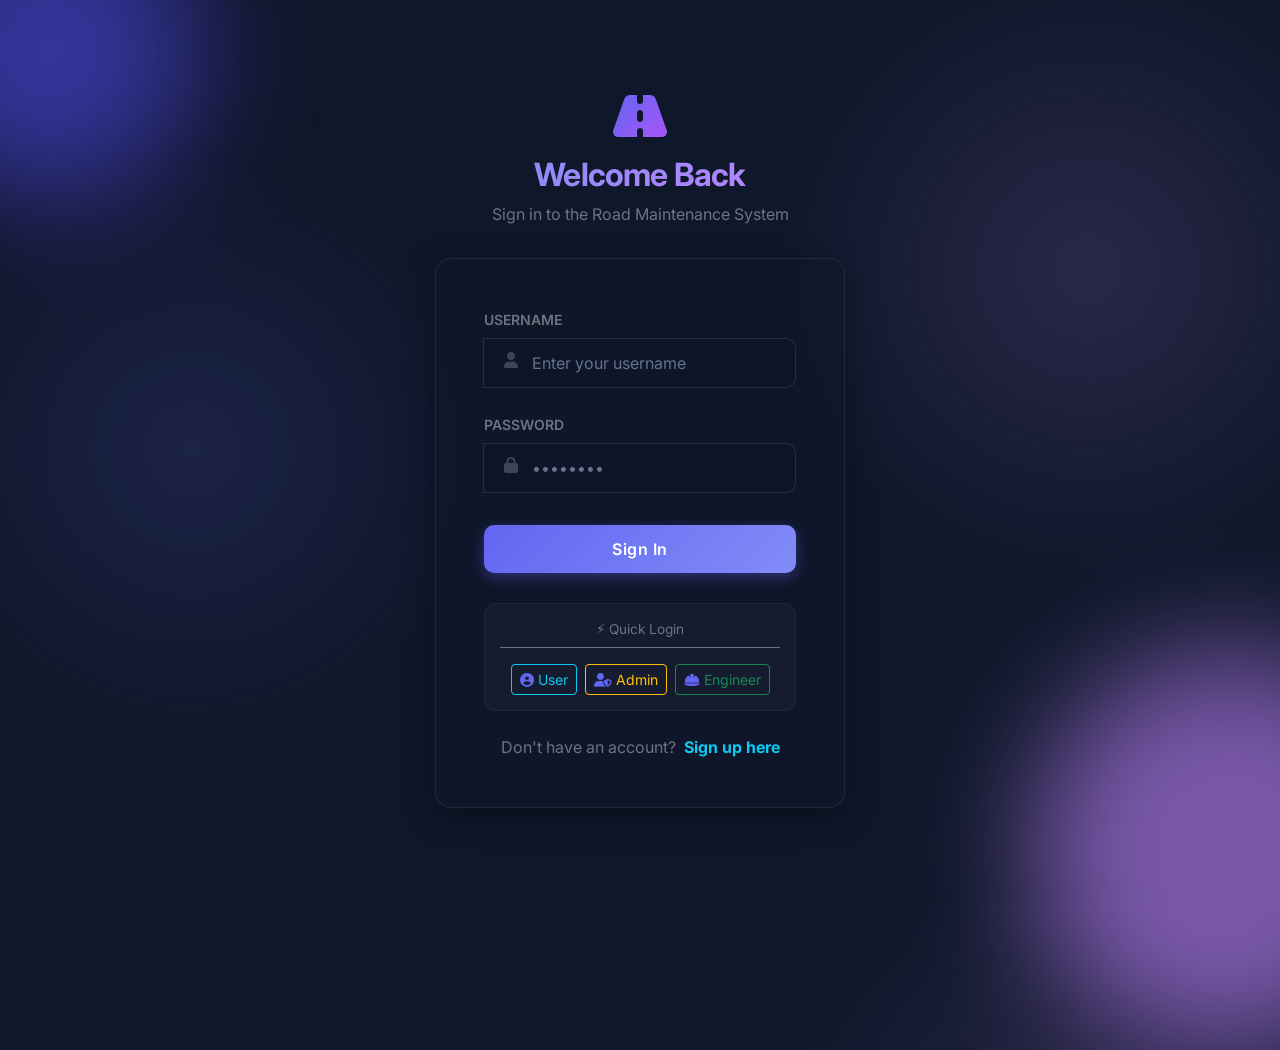
<file: frontend/index.html>
<!DOCTYPE html>
<html lang="en">
<head>
    <meta charset="UTF-8">
    <meta name="viewport" content="width=device-width, initial-scale=1.0">
    <title>Road Maintenance System - Login</title>
    <link href="https://cdn.jsdelivr.net/npm/bootstrap@5.1.3/dist/css/bootstrap.min.css" rel="stylesheet">
    <link rel="stylesheet" href="https://cdnjs.cloudflare.com/ajax/libs/font-awesome/6.0.0/css/all.min.css">
    <link href="https://fonts.googleapis.com/css2?family=Inter:wght@300;400;500;600;700&display=swap" rel="stylesheet">
    <link rel="stylesheet" href="css/premium.css">
    <style>
        body {
            background: #0f172a;
            background-image: 
                radial-gradient(circle at 15% 50%, rgba(99, 102, 241, 0.15), transparent 25%),
                radial-gradient(circle at 85% 30%, rgba(192, 132, 252, 0.15), transparent 25%);
            display: flex;
            align-items: center;
            justify-content: center;
            min-height: 100vh;
            overflow: hidden;
        }

        .auth-container {
            width: 100%;
            max-width: 450px;
            padding: 20px;
            z-index: 2;
        }

        .auth-header {
            text-align: center;
            margin-bottom: 2rem;
        }

        .auth-header i {
            font-size: 3rem;
            background: linear-gradient(135deg, #6366f1 0%, #a855f7 100%);
            -webkit-background-clip: text;
            -webkit-text-fill-color: transparent;
            margin-bottom: 1rem;
        }

        /* Abstract shapes */
        .shape {
            position: absolute;
            filter: blur(60px);
            z-index: 1;
            opacity: 0.6;
        }
        .shape-1 {
            width: 300px; height: 300px;
            background: #4f46e5;
            top: -100px; left: -100px;
            border-radius: 50%;
            animation: float 10s infinite ease-in-out alternate;
        }
        .shape-2 {
            width: 400px; height: 400px;
            background: #c084fc;
            bottom: -150px; right: -150px;
            border-radius: 50%;
            animation: float 15s infinite ease-in-out alternate-reverse;
        }

        @keyframes float {
            0% { transform: translate(0, 0) rotate(0deg); }
            100% { transform: translate(50px, 50px) rotate(20deg); }
        }

        .credentials-card {
            background: rgba(255,255,255,0.03);
            border: 1px solid rgba(255,255,255,0.05);
            border-radius: 12px;
            padding: 15px;
            margin-top: 30px;
            font-size: 0.85rem;
        }
        
        .credentials-card span {
            display: inline-block;
            margin-right: 15px;
        }
        
        .credentials-card i {
            color: var(--primary-color);
            margin-right: 5px;
        }
    </style>
</head>
<body>
    <div class="shape shape-1"></div>
    <div class="shape shape-2"></div>

    <div class="auth-container animate-fade-in-up">
        <div class="auth-header">
            <i class="fas fa-road"></i>
            <h2 class="gradient-text">Welcome Back</h2>
            <p class="text-secondary">Sign in to the Road Maintenance System</p>
        </div>

        <div class="glass-panel p-4 p-md-5">
            <form id="landingLoginForm">
                <div class="mb-4">
                    <label class="form-label text-secondary fw-semibold small text-uppercase tracking-wider">Username</label>
                    <div class="input-group">
                        <span class="input-group-text bg-transparent border-0 text-secondary position-absolute ms-2 mt-2 z-index-10"><i class="fas fa-user"></i></span>
                        <input type="text" class="form-control premium-input ps-5" id="loginUsername" placeholder="Enter your username" required>
                    </div>
                </div>
                
                <div class="mb-4">
                    <label class="form-label text-secondary fw-semibold small text-uppercase tracking-wider">Password</label>
                    <div class="input-group">
                        <span class="input-group-text bg-transparent border-0 text-secondary position-absolute ms-2 mt-2 z-index-10"><i class="fas fa-lock"></i></span>
                        <input type="password" class="form-control premium-input ps-5" id="loginPassword" placeholder="••••••••" required>
                    </div>
                </div>
                
                <button type="submit" class="btn btn-premium w-100 mt-2" id="loginBtn">
                    Sign In
                </button>
            </form>
            
            <div class="credentials-card animate-fade-in-up delay-200 text-secondary">
                <div class="mb-2 text-center border-bottom border-secondary pb-2">⚡ Quick Login</div>
                <div class="d-flex justify-content-center flex-wrap gap-2 mt-3">
                    <button type="button" class="btn btn-sm btn-outline-info" onclick="quickLogin('user', 'user123')"><i class="fas fa-user-circle me-1"></i>User</button>
                    <button type="button" class="btn btn-sm btn-outline-warning" onclick="quickLogin('admin', 'admin123')"><i class="fas fa-user-shield me-1"></i>Admin</button>
                    <button type="button" class="btn btn-sm btn-outline-success" onclick="quickLogin('engineer', 'engineer123')"><i class="fas fa-hard-hat me-1"></i>Engineer</button>
                </div>
            </div>
            
            <div class="text-center mt-4 text-secondary">
                Don't have an account? <a href="/register.html" class="text-info text-decoration-none ms-1 fw-bold">Sign up here</a>
            </div>
        </div>
    </div>

    <!-- Toast Container -->
    <div class="toast-container position-fixed bottom-0 end-0 p-3" style="z-index: 1055;"></div>

    <script src="https://cdn.jsdelivr.net/npm/bootstrap@5.1.3/dist/js/bootstrap.bundle.min.js"></script>
    <script src="js/api.js"></script>
    <script>
        document.addEventListener('DOMContentLoaded', function() {
            // Redirect if already logged in
            const token = sessionStorage.getItem('access_token');
            if (token) {
                window.location.href = '/map-view.html';
            }
        });

        function quickLogin(username, password) {
            document.getElementById('loginUsername').value = username;
            document.getElementById('loginPassword').value = password;
            document.getElementById('loginBtn').click();
        }

        // Handle Login
        document.getElementById('landingLoginForm').addEventListener('submit', async (e) => {
            e.preventDefault();
            const btn = document.getElementById('loginBtn');
            const originalText = btn.innerHTML;
            btn.innerHTML = '<i class="fas fa-circle-notch fa-spin"></i> Authenticating...';
            btn.disabled = true;

            try {
                const data = await api.login(
                    document.getElementById('loginUsername').value,
                    document.getElementById('loginPassword').value
                );
                sessionStorage.setItem('access_token', data.access_token);
                sessionStorage.setItem('user', JSON.stringify(data.user));
                
                // Add success animation before redirect
                btn.innerHTML = '<i class="fas fa-check"></i> Success';
                btn.classList.add('bg-success');
                
                setTimeout(() => {
                    window.location.href = '/map-view.html';
                }, 500);
            } catch (error) {
                btn.innerHTML = originalText;
                btn.disabled = false;
                // Toast is handled by api.js
            }
        });
    </script>
</body>
</html>
</file>
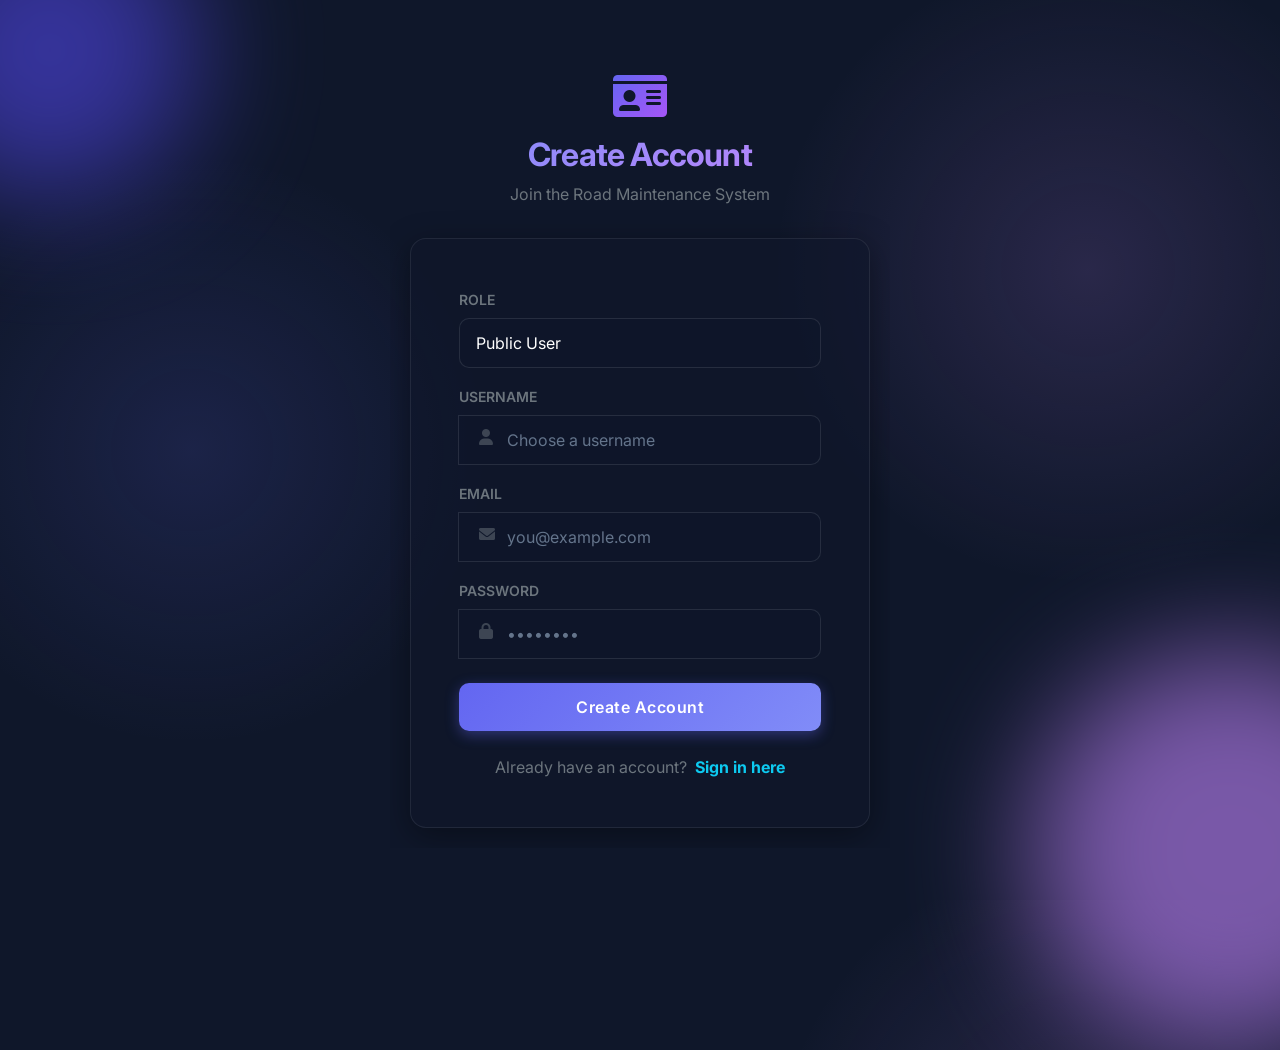
<file: frontend/register.html>
<!DOCTYPE html>
<html lang="en">
<head>
    <meta charset="UTF-8">
    <meta name="viewport" content="width=device-width, initial-scale=1.0">
    <title>Road Maintenance System - Register</title>
    <link href="https://cdn.jsdelivr.net/npm/bootstrap@5.1.3/dist/css/bootstrap.min.css" rel="stylesheet">
    <link rel="stylesheet" href="https://cdnjs.cloudflare.com/ajax/libs/font-awesome/6.0.0/css/all.min.css">
    <link href="https://fonts.googleapis.com/css2?family=Inter:wght@300;400;500;600;700&display=swap" rel="stylesheet">
    <link rel="stylesheet" href="css/premium.css">
    <style>
        body {
            background: #0f172a;
            background-image: 
                radial-gradient(circle at 15% 50%, rgba(99, 102, 241, 0.15), transparent 25%),
                radial-gradient(circle at 85% 30%, rgba(192, 132, 252, 0.15), transparent 25%);
            display: flex;
            align-items: center;
            justify-content: center;
            min-height: 100vh;
            overflow: hidden;
            padding: 2rem 0;
        }

        .auth-container {
            width: 100%;
            max-width: 500px;
            padding: 20px;
            z-index: 2;
        }

        .auth-header {
            text-align: center;
            margin-bottom: 2rem;
        }

        .auth-header i {
            font-size: 3rem;
            background: linear-gradient(135deg, #6366f1 0%, #a855f7 100%);
            -webkit-background-clip: text;
            -webkit-text-fill-color: transparent;
            margin-bottom: 1rem;
        }

        .shape {
            position: absolute;
            filter: blur(60px);
            z-index: 1;
            opacity: 0.6;
        }
        .shape-1 {
            width: 300px; height: 300px;
            background: #4f46e5;
            top: -100px; left: -100px;
            border-radius: 50%;
            animation: float 10s infinite ease-in-out alternate;
        }
        .shape-2 {
            width: 400px; height: 400px;
            background: #c084fc;
            bottom: -150px; right: -150px;
            border-radius: 50%;
            animation: float 15s infinite ease-in-out alternate-reverse;
        }

        @keyframes float {
            0% { transform: translate(0, 0) rotate(0deg); }
            100% { transform: translate(50px, 50px) rotate(20deg); }
        }

        #engineer-fields {
            display: none;
            animation: fadeIn 0.4s ease-out;
            background: rgba(30,41,59,0.5);
            border-radius: 12px;
            border: 1px dashed rgba(99,102,241,0.4);
            padding: 15px;
            margin-top: 15px;
        }
        
        @keyframes fadeIn {
            from { opacity: 0; transform: translateY(-10px); }
            to { opacity: 1; transform: translateY(0); }
        }
        
        .info-box {
            background: rgba(245,158,11,0.1);
            border-left: 4px solid #fbbf24;
            padding: 12px;
            border-radius: 6px;
            font-size: 0.85rem;
            color: #fbbf24;
            margin-bottom: 15px;
            display: none;
        }
    </style>
</head>
<body>
    <div class="shape shape-1"></div>
    <div class="shape shape-2"></div>

    <div class="auth-container animate-fade-in-up" style="overflow-y: auto; max-height: 90vh;">
        <div class="auth-header">
            <i class="fas fa-id-card"></i>
            <h2 class="gradient-text">Create Account</h2>
            <p class="text-secondary">Join the Road Maintenance System</p>
        </div>

        <div class="glass-panel p-4 p-md-5">
            <div class="info-box" id="approvalInfo">
                <i class="fas fa-info-circle me-1"></i>
                <strong>Notice:</strong> Engineer accounts require administrator approval after registration. You will not be able to log in immediately.
            </div>
            
            <form id="registerForm" enctype="multipart/form-data">
                <div class="mb-3">
                    <label class="form-label text-secondary fw-semibold small text-uppercase tracking-wider">Role</label>
                    <select class="form-select premium-input" id="regRole" name="role" required>
                        <option value="user">Public User</option>
                        <option value="engineer">Engineer</option>
                    </select>
                </div>
                
                <div class="mb-3">
                    <label class="form-label text-secondary fw-semibold small text-uppercase tracking-wider">Username</label>
                    <div class="input-group">
                        <span class="input-group-text bg-transparent border-0 text-secondary position-absolute ms-2 mt-2 z-index-10"><i class="fas fa-user"></i></span>
                        <input type="text" class="form-control premium-input ps-5" id="regUsername" name="username" placeholder="Choose a username" required>
                    </div>
                </div>
                
                <div class="mb-3">
                    <label class="form-label text-secondary fw-semibold small text-uppercase tracking-wider">Email</label>
                    <div class="input-group">
                        <span class="input-group-text bg-transparent border-0 text-secondary position-absolute ms-2 mt-2 z-index-10"><i class="fas fa-envelope"></i></span>
                        <input type="email" class="form-control premium-input ps-5" id="regEmail" name="email" placeholder="you@example.com" required>
                    </div>
                </div>
                
                <div class="mb-3">
                    <label class="form-label text-secondary fw-semibold small text-uppercase tracking-wider">Password</label>
                    <div class="input-group">
                        <span class="input-group-text bg-transparent border-0 text-secondary position-absolute ms-2 mt-2 z-index-10"><i class="fas fa-lock"></i></span>
                        <input type="password" class="form-control premium-input ps-5" id="regPassword" name="password" placeholder="••••••••" required>
                    </div>
                </div>
                
                <div id="engineer-fields" class="mb-4">
                    <label class="form-label text-secondary fw-semibold small text-uppercase tracking-wider text-info">
                        <i class="fas fa-file-upload me-1"></i> Upload Engineer ID / Proof
                    </label>
                    <p class="text-secondary" style="font-size: 0.75rem; margin-bottom: 8px;">
                        Please upload a clear picture of your ID card. Our automated system will scan it for verification.
                    </p>
                    <input class="form-control premium-input" type="file" id="regProof" name="proof_image" accept="image/*">
                </div>
                
                <button type="submit" class="btn btn-premium w-100 mt-2" id="registerBtn">
                    Create Account
                </button>
            </form>
            
            <div class="text-center mt-4 text-secondary">
                Already have an account? <a href="/index.html" class="text-info text-decoration-none ms-1 fw-bold">Sign in here</a>
            </div>
        </div>
    </div>

    <!-- Toast Container -->
    <div class="toast-container position-fixed bottom-0 end-0 p-3" style="z-index: 1055;"></div>

    <script src="https://cdn.jsdelivr.net/npm/bootstrap@5.1.3/dist/js/bootstrap.bundle.min.js"></script>
    <script src="js/api.js"></script>
    <script>
        // Toggle Engineer fields
        document.getElementById('regRole').addEventListener('change', function() {
            const isEngineer = this.value === 'engineer';
            document.getElementById('engineer-fields').style.display = isEngineer ? 'block' : 'none';
            document.getElementById('approvalInfo').style.display = isEngineer ? 'block' : 'none';
            document.getElementById('regProof').required = isEngineer;
        });

        // Handle Registration
        document.getElementById('registerForm').addEventListener('submit', async (e) => {
            e.preventDefault();
            const btn = document.getElementById('registerBtn');
            const originalText = btn.innerHTML;
            btn.innerHTML = '<i class="fas fa-circle-notch fa-spin"></i> Processing...';
            btn.disabled = true;

            try {
                // We use FormData to handle file uploads
                const form = document.getElementById('registerForm');
                const formData = new FormData(form);
                
                const response = await fetch(`${api.baseUrl}/register`, {
                    method: 'POST',
                    body: formData
                });
                
                const data = await response.json();
                
                if (!response.ok) {
                    api.showToast(data.error || 'Registration failed', 'error');
                    btn.innerHTML = originalText;
                    btn.disabled = false;
                    return;
                }
                
                api.showToast(data.message || 'Registration successful!', 'success');
                btn.innerHTML = '<i class="fas fa-check"></i> Success';
                btn.classList.add('bg-success');
                
                setTimeout(() => {
                    window.location.href = '/index.html';
                }, 2000);
            } catch (error) {
                btn.innerHTML = originalText;
                btn.disabled = false;
                api.showToast('Network error during registration', 'error');
            }
        });
    </script>
</body>
</html>
</file>
<file: frontend/css/premium.css>
/* Premium Styling for Road Maintenance System */

:root {
    --primary-color: #6366f1;
    --primary-hover: #4f46e5;
    --bg-dark: #0f172a;
    --bg-card: rgba(30, 41, 59, 0.7);
    --bg-card-light: rgba(255, 255, 255, 0.85);
    --text-primary: #f8fafc;
    --text-secondary: #94a3b8;
    --text-dark: #1e293b;
    --border-color: rgba(255, 255, 255, 0.1);
    --success: #10b981;
    --warning: #f59e0b;
    --danger: #ef4444;
    --info: #3b82f6;
    
    --glass-bg: rgba(15, 23, 42, 0.6);
    --glass-border: rgba(255, 255, 255, 0.08);
    --glass-shadow: 0 8px 32px 0 rgba(0, 0, 0, 0.37);
    --transition-smooth: all 0.3s cubic-bezier(0.4, 0, 0.2, 1);
}

body {
    font-family: 'Inter', system-ui, -apple-system, sans-serif;
    background-color: var(--bg-dark);
    color: var(--text-primary);
    margin: 0;
    min-height: 100vh;
}

/* Glassmorphism Classes */
.glass-panel {
    background: var(--glass-bg);
    backdrop-filter: blur(12px);
    -webkit-backdrop-filter: blur(12px);
    border: 1px solid var(--glass-border);
    box-shadow: var(--glass-shadow);
    border-radius: 16px;
}

.glass-panel-light {
    background: var(--bg-card-light);
    backdrop-filter: blur(16px);
    -webkit-backdrop-filter: blur(16px);
    border: 1px solid rgba(255, 255, 255, 0.5);
    box-shadow: 0 10px 40px rgba(0, 0, 0, 0.1);
    border-radius: 20px;
}

/* Typgraphy Updates */
h1, h2, h3, h4, h5, h6 {
    font-weight: 700;
    letter-spacing: -0.025em;
}

.gradient-text {
    background: linear-gradient(135deg, #818cf8 0%, #c084fc 100%);
    -webkit-background-clip: text;
    -webkit-text-fill-color: transparent;
    background-clip: text;
}

/* Inputs & Forms */
.premium-input {
    background: rgba(15, 23, 42, 0.5) !important;
    border: 1px solid rgba(255, 255, 255, 0.1) !important;
    color: white !important;
    border-radius: 10px;
    padding: 12px 16px;
    transition: var(--transition-smooth);
}

.premium-input:focus {
    border-color: var(--primary-color) !important;
    box-shadow: 0 0 0 4px rgba(99, 102, 241, 0.2) !important;
    background: rgba(15, 23, 42, 0.8) !important;
}

.premium-input::placeholder {
    color: #64748b !important;
}

/* Light theme variants for forms */
.premium-input-light {
    background: rgba(255, 255, 255, 0.9) !important;
    border: 1px solid rgba(0, 0, 0, 0.1) !important;
    color: var(--text-dark) !important;
    border-radius: 10px;
    padding: 12px 16px;
    transition: var(--transition-smooth);
}

.premium-input-light:focus {
    border-color: var(--primary-color) !important;
    box-shadow: 0 0 0 4px rgba(99, 102, 241, 0.2) !important;
}

/* Buttons */
.btn-premium {
    background: linear-gradient(135deg, var(--primary-color) 0%, #818cf8 100%);
    border: none;
    color: white;
    padding: 12px 24px;
    border-radius: 10px;
    font-weight: 600;
    letter-spacing: 0.5px;
    transition: var(--transition-smooth);
    box-shadow: 0 4px 14px 0 rgba(99, 102, 241, 0.39);
}

.btn-premium:hover {
    transform: translateY(-2px);
    box-shadow: 0 6px 20px rgba(99, 102, 241, 0.23);
    color: white;
}

.btn-premium:active {
    transform: translateY(0);
}

/* Animations */
@keyframes fadeInUp {
    from {
        opacity: 0;
        transform: translateY(20px);
    }
    to {
        opacity: 1;
        transform: translateY(0);
    }
}

.animate-fade-in-up {
    animation: fadeInUp 0.6s ease-out forwards;
}

.delay-100 { animation-delay: 100ms; }
.delay-200 { animation-delay: 200ms; }
.delay-300 { animation-delay: 300ms; }

/* Custom Scrollbar */
::-webkit-scrollbar {
    width: 8px;
    height: 8px;
}

::-webkit-scrollbar-track {
    background: var(--bg-dark); 
}
 
::-webkit-scrollbar-thumb {
    background: #334155; 
    border-radius: 10px;
}

::-webkit-scrollbar-thumb:hover {
    background: #475569; 
}

/* Badges */
.badge-premium {
    padding: 6px 12px;
    border-radius: 20px;
    font-weight: 500;
    font-size: 0.8rem;
    letter-spacing: 0.5px;
}

.badge-success { background: rgba(16, 185, 129, 0.2); color: #34d399; border: 1px solid rgba(16, 185, 129, 0.3); }
.badge-warning { background: rgba(245, 158, 11, 0.2); color: #fbbf24; border: 1px solid rgba(245, 158, 11, 0.3); }
.badge-danger { background: rgba(239, 68, 68, 0.2); color: #f87171; border: 1px solid rgba(239, 68, 68, 0.3); }
.badge-info { background: rgba(59, 130, 246, 0.2); color: #60a5fa; border: 1px solid rgba(59, 130, 246, 0.3); }

/* Dashboard layout specifics */
.dashboard-layout {
    display: flex;
    height: 100vh;
    overflow: hidden;
}

.sidebar {
    width: 280px;
    background: rgba(15, 23, 42, 0.95);
    border-right: 1px solid var(--border-color);
    display: flex;
    flex-direction: column;
    z-index: 10;
}

.main-content {
    flex: 1;
    position: relative;
    display: flex;
    flex-direction: column;
}

.topbar {
    height: 70px;
    background: rgba(15, 23, 42, 0.8);
    backdrop-filter: blur(10px);
    border-bottom: 1px solid var(--border-color);
    display: flex;
    align-items: center;
    padding: 0 24px;
    z-index: 10;
}

#map {
    flex: 1;
    z-index: 1;
}

/* Sidebar Nav */
.nav-item-premium {
    display: flex;
    align-items: center;
    padding: 12px 20px;
    color: var(--text-secondary);
    text-decoration: none;
    border-radius: 8px;
    margin: 4px 16px;
    transition: var(--transition-smooth);
}

.nav-item-premium:hover {
    background: rgba(255, 255, 255, 0.05);
    color: var(--text-primary);
}

.nav-item-premium.active {
    background: linear-gradient(90deg, rgba(99, 102, 241, 0.15) 0%, transparent 100%);
    color: var(--primary-color);
    border-left: 3px solid var(--primary-color);
}

.nav-item-premium i {
    margin-right: 12px;
    font-size: 1.1rem;
    width: 24px;
    text-align: center;
}

/* Modals */
.premium-modal .modal-content {
    background: var(--bg-dark);
    border: 1px solid var(--border-color);
    border-radius: 16px;
    box-shadow: 0 25px 50px -12px rgba(0, 0, 0, 0.5);
}

.premium-modal .modal-header {
    border-bottom: 1px solid var(--border-color);
    padding: 20px 24px;
}

.premium-modal .modal-footer {
    border-top: 1px solid var(--border-color);
    padding: 20px 24px;
}

.premium-modal .btn-close {
    filter: invert(1) grayscale(100%) brightness(200%);
}

/* Floating panels */
.floating-panel {
    position: absolute;
    top: 20px;
    right: 20px;
    width: 380px;
    max-height: calc(100vh - 120px);
    overflow-y: auto;
    z-index: 1000;
}

/* Leaflet overrides */
.leaflet-popup-content-wrapper {
    background: var(--bg-dark);
    color: var(--text-primary);
    border: 1px solid var(--border-color);
    border-radius: 12px;
}
.leaflet-popup-tip {
    background: var(--bg-dark);
    border: 1px solid var(--border-color);
}
.leaflet-container a.leaflet-popup-close-button {
    color: var(--text-secondary);
}

/* Dynamic Road Animations */
.animated-road {
    stroke-dasharray: 15, 15;
    animation: dash-animation 1.5s linear infinite, glow-animation 3s ease-in-out infinite;
}

@keyframes dash-animation {
    from { stroke-dashoffset: 100; }
    to { stroke-dashoffset: 0; }
}

@keyframes glow-animation {
    0% { filter: drop-shadow(0 0 3px rgba(255,255,255,0.7)); }
    50% { filter: drop-shadow(0 0 12px rgba(255,255,255,1)); }
    100% { filter: drop-shadow(0 0 3px rgba(255,255,255,0.7)); }
}
</file>
